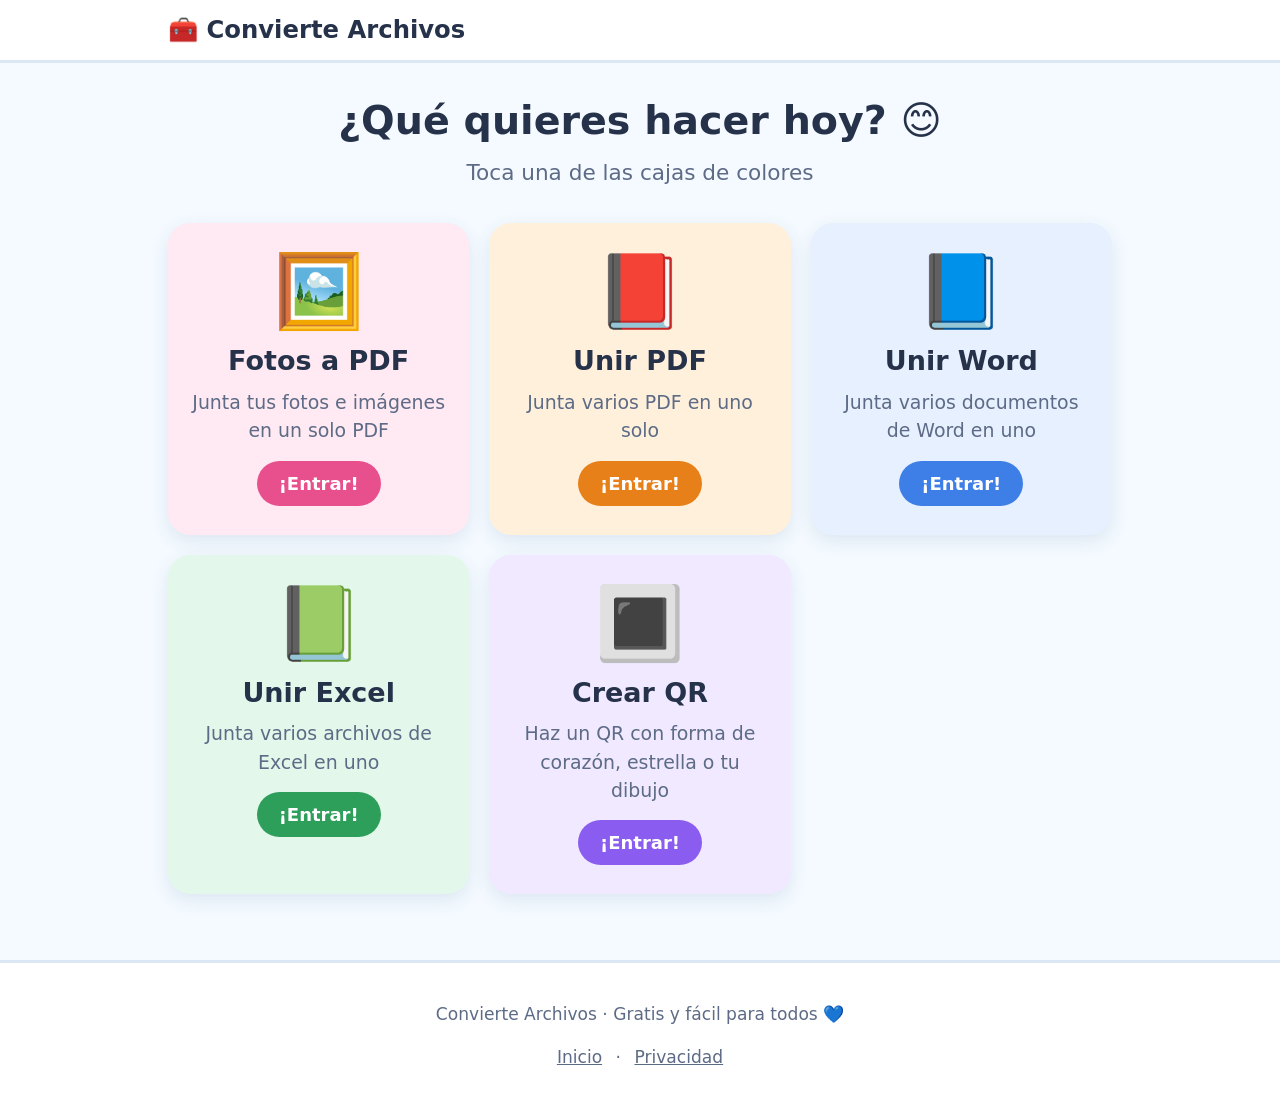
<file: static/index.html>
<!doctype html>
<html lang="es">
<head>
<meta charset="utf-8">
<meta name="viewport" content="width=device-width, initial-scale=1">
<title>Convierte Archivos – Unir PDF, Word, Excel, fotos a PDF y crear QR gratis</title>
<meta name="description" content="Herramientas gratis y muy fáciles: convierte fotos a PDF, une PDF, Word y Excel, y crea códigos QR con formas.">
<meta name="theme-color" content="#4f8cff">
<link rel="manifest" href="manifest.webmanifest">
<link rel="apple-touch-icon" href="icons/apple-touch-icon.png">
<meta name="mobile-web-app-capable" content="yes">
<meta name="apple-mobile-web-app-capable" content="yes">
<meta name="apple-mobile-web-app-title" content="Convierte">
<meta name="apple-mobile-web-app-status-bar-style" content="default">
<link rel="icon" href="data:image/svg+xml,%3Csvg xmlns='http://www.w3.org/2000/svg' viewBox='0 0 100 100'%3E%3Ctext y='.9em' font-size='90'%3E🧰%3C/text%3E%3C/svg%3E">
<link rel="stylesheet" href="css/style.css">
<meta name="google-adsense-account" content="ca-pub-6011165604946199">
<script async src="https://pagead2.googlesyndication.com/pagead/js/adsbygoogle.js?client=ca-pub-6011165604946199"
     crossorigin="anonymous"></script>
</head>
<body class="">
<header class="top"><div class="wrap">
  <a class="brand" href="index.html">🧰 Convierte Archivos</a>
  
</div></header>

<div class="ad-slot" data-slot="top"></div>
<main class="wrap">
  <section class="hero">
    <h1>¿Qué quieres hacer hoy? 😊</h1>
    <p>Toca una de las cajas de colores</p>
  </section>
  <nav class="menu" aria-label="Herramientas">
    <a class="menu-card c-imagenes" href="imagenes.html"><span class="emoji">🖼️</span><h2>Fotos a PDF</h2><p>Junta tus fotos e imágenes en un solo PDF</p><span class="go">¡Entrar!</span></a>
    <a class="menu-card c-pdf" href="pdf.html"><span class="emoji">📕</span><h2>Unir PDF</h2><p>Junta varios PDF en uno solo</p><span class="go">¡Entrar!</span></a>
    <a class="menu-card c-word" href="word.html"><span class="emoji">📘</span><h2>Unir Word</h2><p>Junta varios documentos de Word en uno</p><span class="go">¡Entrar!</span></a>
    <a class="menu-card c-excel" href="excel.html"><span class="emoji">📗</span><h2>Unir Excel</h2><p>Junta varios archivos de Excel en uno</p><span class="go">¡Entrar!</span></a>
    <a class="menu-card c-qr" href="qr.html"><span class="emoji">🔳</span><h2>Crear QR</h2><p>Haz un QR con forma de corazón, estrella o tu dibujo</p><span class="go">¡Entrar!</span></a>
  </nav>
  <section id="install-box" class="install" hidden>
    <button id="install-btn" type="button" class="btn big" hidden>📲 Instalar la app</button>
    <p id="install-ios" class="hint" hidden>📱 En iPhone o iPad: toca <b>Compartir</b> ⬆️ y luego <b>Agregar a inicio</b> para tener la app.</p>
  </section>
</main>
<div class="ad-slot spaced" data-slot="bottom"></div>

<footer class="foot"><div class="wrap">
  <p>Convierte Archivos · Gratis y fácil para todos 💙</p>
  <p><a href="index.html">Inicio</a> · <a href="privacidad.html">Privacidad</a></p>
</div></footer>
<script src="js/config.js"></script>
<script src="js/ads.js"></script>
<script src="js/pwa.js"></script>

</body>
</html>
</file>
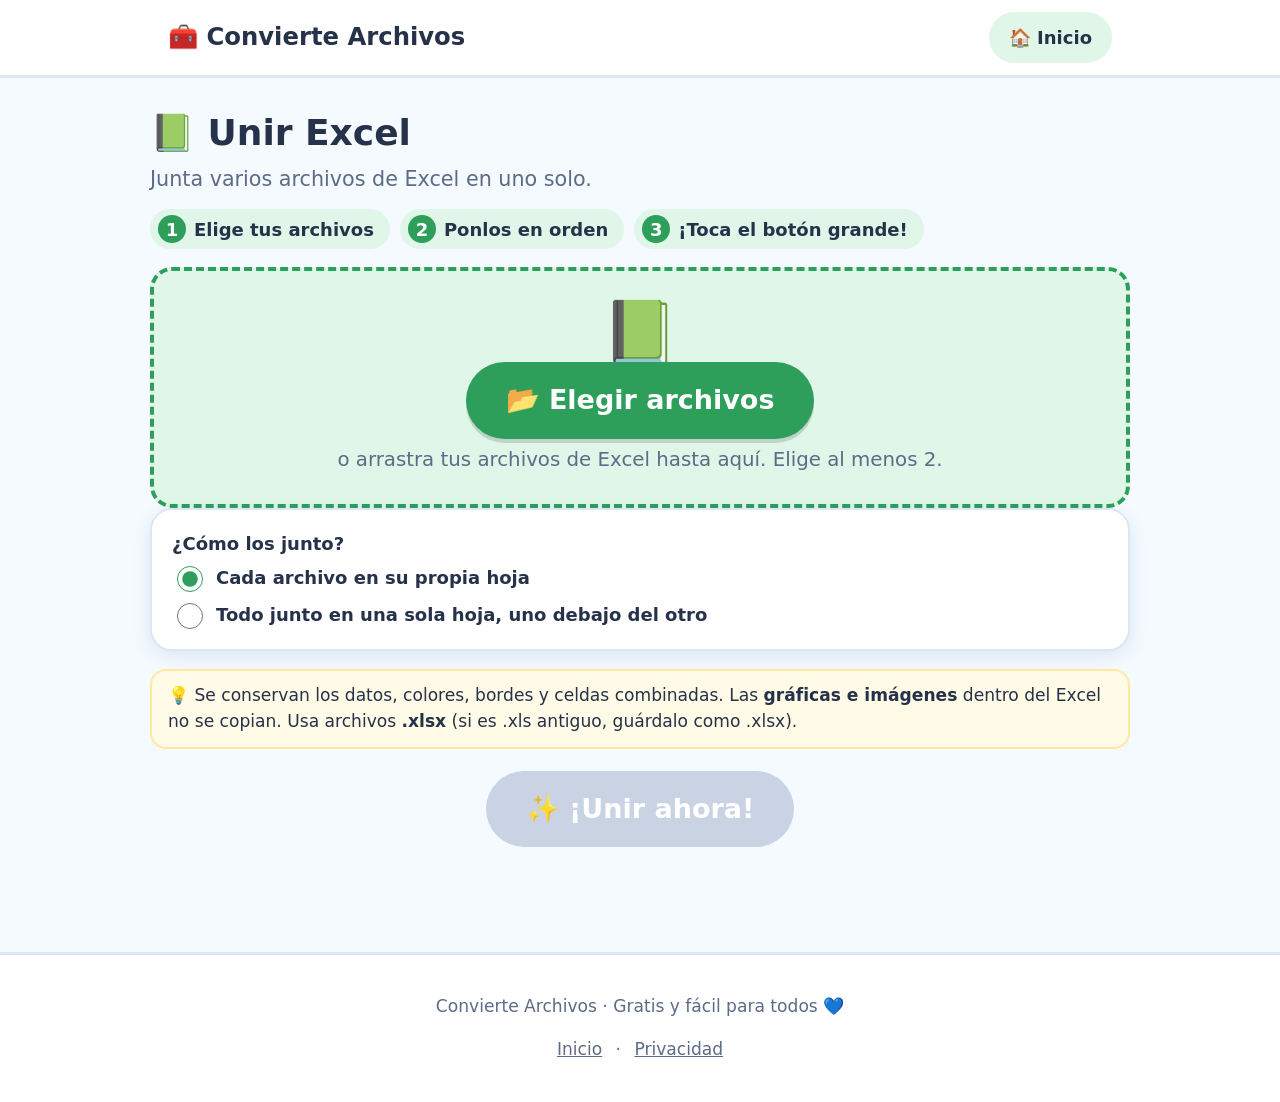
<file: static/excel.html>
<!doctype html>
<html lang="es">
<head>
<meta charset="utf-8">
<meta name="viewport" content="width=device-width, initial-scale=1">
<title>Unir Excel gratis – Convierte Archivos</title>
<meta name="description" content="Une varios archivos de Excel (.xlsx) en uno solo, conservando colores y formato, en el orden que quieras.">
<meta name="theme-color" content="#4f8cff">
<link rel="manifest" href="manifest.webmanifest">
<link rel="apple-touch-icon" href="icons/apple-touch-icon.png">
<meta name="mobile-web-app-capable" content="yes">
<meta name="apple-mobile-web-app-capable" content="yes">
<meta name="apple-mobile-web-app-title" content="Convierte">
<meta name="apple-mobile-web-app-status-bar-style" content="default">
<link rel="icon" href="data:image/svg+xml,%3Csvg xmlns='http://www.w3.org/2000/svg' viewBox='0 0 100 100'%3E%3Ctext y='.9em' font-size='90'%3E📗%3C/text%3E%3C/svg%3E">
<link rel="stylesheet" href="css/style.css">
<meta name="google-adsense-account" content="ca-pub-6011165604946199">
<script async src="https://pagead2.googlesyndication.com/pagead/js/adsbygoogle.js?client=ca-pub-6011165604946199"
     crossorigin="anonymous"></script>
</head>
<body class="theme-excel">
<header class="top"><div class="wrap">
  <a class="brand" href="index.html">🧰 Convierte Archivos</a>
  <a class="home-btn" href="index.html">🏠 Inicio</a>
</div></header>

<div class="ad-slot" data-slot="top"></div>
<main class="wrap tool">
  <h1>📗 Unir Excel</h1>
  <p class="lead">Junta varios archivos de Excel en uno solo.</p>
  <ol class="steps">
    <li><b>1</b> Elige tus archivos</li>
    <li><b>2</b> Ponlos en orden</li>
    <li><b>3</b> ¡Toca el botón grande!</li>
  </ol>

  <div id="drop" class="dropzone" role="button" tabindex="0" aria-label="Elegir archivos">
    <div class="big-emoji">📗</div>
    <button type="button" class="btn big" tabindex="-1">📂 Elegir archivos</button>
    <p>o arrastra tus archivos de Excel hasta aquí. Elige al menos 2.</p>
    <input id="file-input" type="file" multiple>
  </div>

  <section id="list-area" class="panel" hidden style="margin-top:18px">
    <div class="toolbar">
      <span id="count" class="count"></span>
      <button id="add-more" type="button" class="btn soft">➕ Agregar más</button>
      <button id="sort-az" type="button" class="btn soft">🔤 A → Z</button>
      <button id="sort-za" type="button" class="btn soft">🔤 Z → A</button>
      <button id="reverse" type="button" class="btn soft">🔃 Al revés</button>
      <button id="clear" type="button" class="btn soft">🗑️ Borrar todo</button>
    </div>
    <ul id="list" class="list"></ul>
    <p class="hint">Arrastra las tarjetas para cambiarlas de lugar, o usa las flechas ⬅️ ➡️. El <b>1</b> es lo primero que saldrá.</p>
  </section>

  <section class="panel"><div class="options">
      <fieldset>
        <legend>¿Cómo los junto?</legend>
        <label class="radio"><input type="radio" name="mode" value="hojas" checked> Cada archivo en su propia hoja</label>
        <label class="radio"><input type="radio" name="mode" value="una"> Todo junto en una sola hoja, uno debajo del otro</label>
      </fieldset></div></section>
  <div class="note">💡 Se conservan los datos, colores, bordes y celdas combinadas. Las <b>gráficas e imágenes</b> dentro del Excel no se copian. Usa archivos <b>.xlsx</b> (si es .xls antiguo, guárdalo como .xlsx).</div>

  <div class="go-row"><button id="go" type="button" class="btn big" disabled>✨ ¡Unir ahora!</button></div>
  <div id="status" class="status" role="status" aria-live="polite"></div>
</main>
<div class="ad-slot spaced" data-slot="bottom"></div>

<footer class="foot"><div class="wrap">
  <p>Convierte Archivos · Gratis y fácil para todos 💙</p>
  <p><a href="index.html">Inicio</a> · <a href="privacidad.html">Privacidad</a></p>
</div></footer>
<script src="js/config.js"></script>
<script src="js/ads.js"></script>
<script src="js/pwa.js"></script>
<script src="vendor/Sortable.min.js"></script>
<script src="js/merger.js"></script>
<script>
new FileMerger({
  accept: [".xlsx",".xlsm",".xls"], acceptLabel: "archivos de Excel (.xlsx)", endpoint: "/api/unir-excel", outName: "excel-unido.xlsx",
  icon: "📗", minFiles: 2, thumbs: false, rotate: false, showPages: false,
  extraFields: function () { return { mode: document.querySelector("input[name=mode]:checked").value }; }
});
</script>
</body>
</html>
</file>
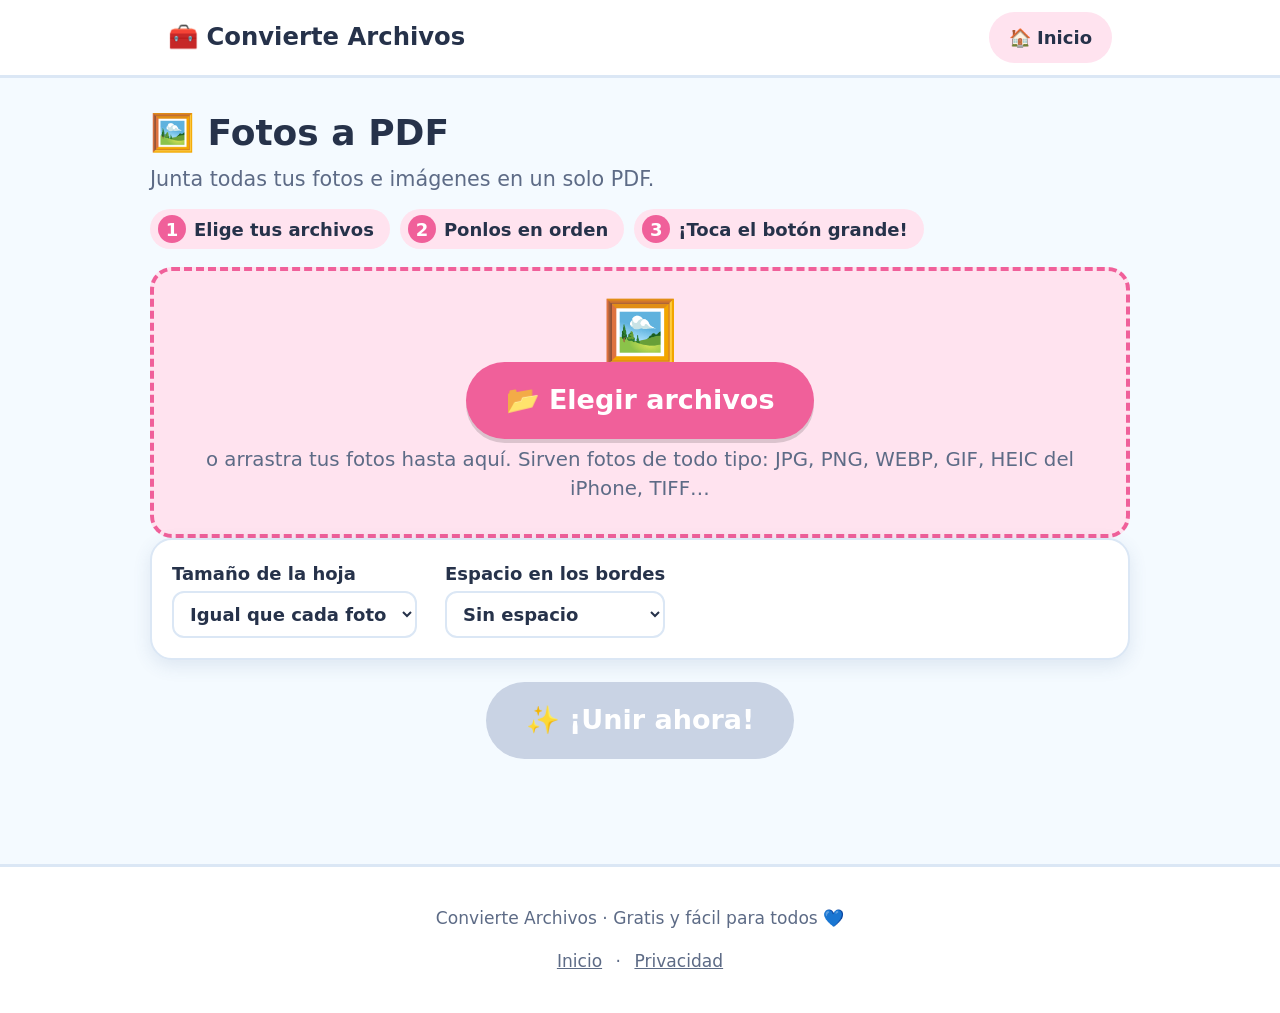
<file: static/imagenes.html>
<!doctype html>
<html lang="es">
<head>
<meta charset="utf-8">
<meta name="viewport" content="width=device-width, initial-scale=1">
<title>Fotos a PDF gratis – Convierte Archivos</title>
<meta name="description" content="Convierte fotos e imágenes (JPG, PNG, WEBP, GIF, HEIC, TIFF...) a un solo PDF, gratis. Ordénalas y gíralas fácilmente.">
<meta name="theme-color" content="#4f8cff">
<link rel="manifest" href="manifest.webmanifest">
<link rel="apple-touch-icon" href="icons/apple-touch-icon.png">
<meta name="mobile-web-app-capable" content="yes">
<meta name="apple-mobile-web-app-capable" content="yes">
<meta name="apple-mobile-web-app-title" content="Convierte">
<meta name="apple-mobile-web-app-status-bar-style" content="default">
<link rel="icon" href="data:image/svg+xml,%3Csvg xmlns='http://www.w3.org/2000/svg' viewBox='0 0 100 100'%3E%3Ctext y='.9em' font-size='90'%3E🖼️%3C/text%3E%3C/svg%3E">
<link rel="stylesheet" href="css/style.css">
<meta name="google-adsense-account" content="ca-pub-6011165604946199">
<script async src="https://pagead2.googlesyndication.com/pagead/js/adsbygoogle.js?client=ca-pub-6011165604946199"
     crossorigin="anonymous"></script>
</head>
<body class="theme-imagenes">
<header class="top"><div class="wrap">
  <a class="brand" href="index.html">🧰 Convierte Archivos</a>
  <a class="home-btn" href="index.html">🏠 Inicio</a>
</div></header>

<div class="ad-slot" data-slot="top"></div>
<main class="wrap tool">
  <h1>🖼️ Fotos a PDF</h1>
  <p class="lead">Junta todas tus fotos e imágenes en un solo PDF.</p>
  <ol class="steps">
    <li><b>1</b> Elige tus archivos</li>
    <li><b>2</b> Ponlos en orden</li>
    <li><b>3</b> ¡Toca el botón grande!</li>
  </ol>

  <div id="drop" class="dropzone" role="button" tabindex="0" aria-label="Elegir archivos">
    <div class="big-emoji">🖼️</div>
    <button type="button" class="btn big" tabindex="-1">📂 Elegir archivos</button>
    <p>o arrastra tus fotos hasta aquí. Sirven fotos de todo tipo: JPG, PNG, WEBP, GIF, HEIC del iPhone, TIFF…</p>
    <input id="file-input" type="file" multiple>
  </div>

  <section id="list-area" class="panel" hidden style="margin-top:18px">
    <div class="toolbar">
      <span id="count" class="count"></span>
      <button id="add-more" type="button" class="btn soft">➕ Agregar más</button>
      <button id="sort-az" type="button" class="btn soft">🔤 A → Z</button>
      <button id="sort-za" type="button" class="btn soft">🔤 Z → A</button>
      <button id="reverse" type="button" class="btn soft">🔃 Al revés</button>
      <button id="clear" type="button" class="btn soft">🗑️ Borrar todo</button>
    </div>
    <ul id="list" class="list"></ul>
    <p class="hint">Arrastra las fotos para cambiarlas de lugar, usa ⬅️ ➡️ para moverlas y 🔄 para girarlas. El <b>1</b> es lo primero que saldrá.</p>
  </section>

  <section class="panel"><div class="options">
      <label class="field">Tamaño de la hoja
        <select id="opt-page">
          <option value="auto">Igual que cada foto</option>
          <option value="a4">Hoja A4</option>
          <option value="carta">Hoja Carta</option>
        </select></label>
      <label class="field">Espacio en los bordes
        <select id="opt-margin">
          <option value="0">Sin espacio</option>
          <option value="1">Poquito</option>
          <option value="2">Mucho</option>
        </select></label></div></section>
  

  <div class="go-row"><button id="go" type="button" class="btn big" disabled>✨ ¡Unir ahora!</button></div>
  <div id="status" class="status" role="status" aria-live="polite"></div>
</main>
<div class="ad-slot spaced" data-slot="bottom"></div>

<footer class="foot"><div class="wrap">
  <p>Convierte Archivos · Gratis y fácil para todos 💙</p>
  <p><a href="index.html">Inicio</a> · <a href="privacidad.html">Privacidad</a></p>
</div></footer>
<script src="js/config.js"></script>
<script src="js/ads.js"></script>
<script src="js/pwa.js"></script>
<script src="vendor/Sortable.min.js"></script>
<script src="js/merger.js"></script>
<script>
new FileMerger({
  accept: [".jpg",".jpeg",".jfif",".png",".webp",".gif",".bmp",".tif",".tiff",".heic",".heif",".ico",".avif"], acceptLabel: "fotos e imágenes (JPG, PNG, WEBP, GIF, HEIC, TIFF, BMP…)", endpoint: "/api/imagenes-a-pdf", outName: "mis-imagenes.pdf",
  icon: "🖼️", minFiles: 1, thumbs: true, rotate: true, showPages: false,
  extraFields: function () { return { page: document.getElementById("opt-page").value, margin: document.getElementById("opt-margin").value }; }
});
</script>
</body>
</html>
</file>
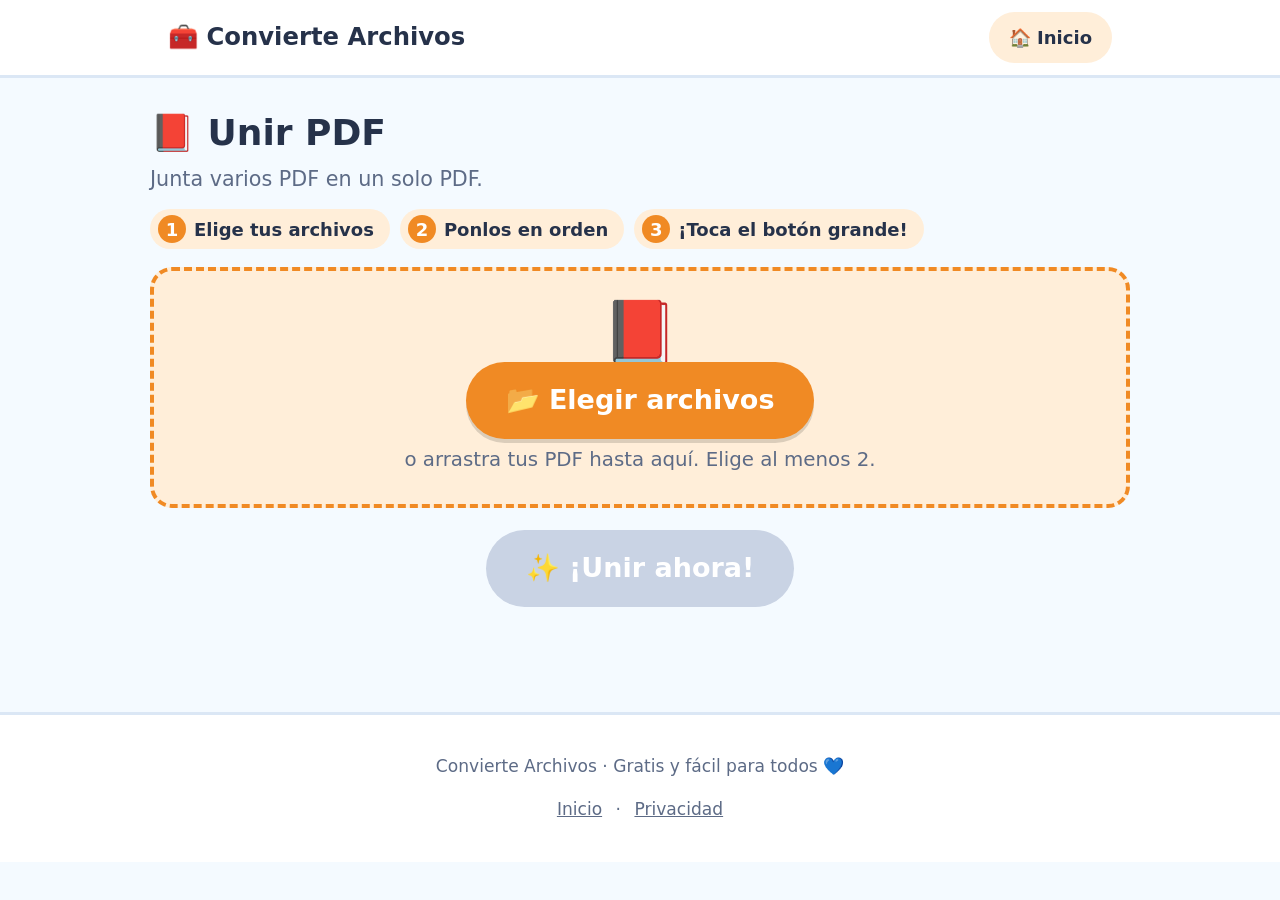
<file: static/pdf.html>
<!doctype html>
<html lang="es">
<head>
<meta charset="utf-8">
<meta name="viewport" content="width=device-width, initial-scale=1">
<title>Unir PDF gratis – Convierte Archivos</title>
<meta name="description" content="Une varios archivos PDF en uno solo, gratis y en el orden que tú quieras.">
<meta name="theme-color" content="#4f8cff">
<link rel="manifest" href="manifest.webmanifest">
<link rel="apple-touch-icon" href="icons/apple-touch-icon.png">
<meta name="mobile-web-app-capable" content="yes">
<meta name="apple-mobile-web-app-capable" content="yes">
<meta name="apple-mobile-web-app-title" content="Convierte">
<meta name="apple-mobile-web-app-status-bar-style" content="default">
<link rel="icon" href="data:image/svg+xml,%3Csvg xmlns='http://www.w3.org/2000/svg' viewBox='0 0 100 100'%3E%3Ctext y='.9em' font-size='90'%3E📕%3C/text%3E%3C/svg%3E">
<link rel="stylesheet" href="css/style.css">
<meta name="google-adsense-account" content="ca-pub-6011165604946199">
<script async src="https://pagead2.googlesyndication.com/pagead/js/adsbygoogle.js?client=ca-pub-6011165604946199"
     crossorigin="anonymous"></script>
</head>
<body class="theme-pdf">
<header class="top"><div class="wrap">
  <a class="brand" href="index.html">🧰 Convierte Archivos</a>
  <a class="home-btn" href="index.html">🏠 Inicio</a>
</div></header>

<div class="ad-slot" data-slot="top"></div>
<main class="wrap tool">
  <h1>📕 Unir PDF</h1>
  <p class="lead">Junta varios PDF en un solo PDF.</p>
  <ol class="steps">
    <li><b>1</b> Elige tus archivos</li>
    <li><b>2</b> Ponlos en orden</li>
    <li><b>3</b> ¡Toca el botón grande!</li>
  </ol>

  <div id="drop" class="dropzone" role="button" tabindex="0" aria-label="Elegir archivos">
    <div class="big-emoji">📕</div>
    <button type="button" class="btn big" tabindex="-1">📂 Elegir archivos</button>
    <p>o arrastra tus PDF hasta aquí. Elige al menos 2.</p>
    <input id="file-input" type="file" multiple>
  </div>

  <section id="list-area" class="panel" hidden style="margin-top:18px">
    <div class="toolbar">
      <span id="count" class="count"></span>
      <button id="add-more" type="button" class="btn soft">➕ Agregar más</button>
      <button id="sort-az" type="button" class="btn soft">🔤 A → Z</button>
      <button id="sort-za" type="button" class="btn soft">🔤 Z → A</button>
      <button id="reverse" type="button" class="btn soft">🔃 Al revés</button>
      <button id="clear" type="button" class="btn soft">🗑️ Borrar todo</button>
    </div>
    <ul id="list" class="list"></ul>
    <p class="hint">Arrastra las tarjetas para cambiarlas de lugar, o usa las flechas ⬅️ ➡️. El <b>1</b> es lo primero que saldrá.</p>
  </section>

  
  

  <div class="go-row"><button id="go" type="button" class="btn big" disabled>✨ ¡Unir ahora!</button></div>
  <div id="status" class="status" role="status" aria-live="polite"></div>
</main>
<div class="ad-slot spaced" data-slot="bottom"></div>

<footer class="foot"><div class="wrap">
  <p>Convierte Archivos · Gratis y fácil para todos 💙</p>
  <p><a href="index.html">Inicio</a> · <a href="privacidad.html">Privacidad</a></p>
</div></footer>
<script src="js/config.js"></script>
<script src="js/ads.js"></script>
<script src="js/pwa.js"></script>
<script src="vendor/Sortable.min.js"></script>
<script src="js/merger.js"></script>
<script>
new FileMerger({
  accept: [".pdf"], acceptLabel: "archivos PDF", endpoint: "/api/unir-pdf", outName: "pdfs-unidos.pdf",
  icon: "📕", minFiles: 2, thumbs: false, rotate: false, showPages: true,
  extraFields: function () {  }
});
</script>
</body>
</html>
</file>
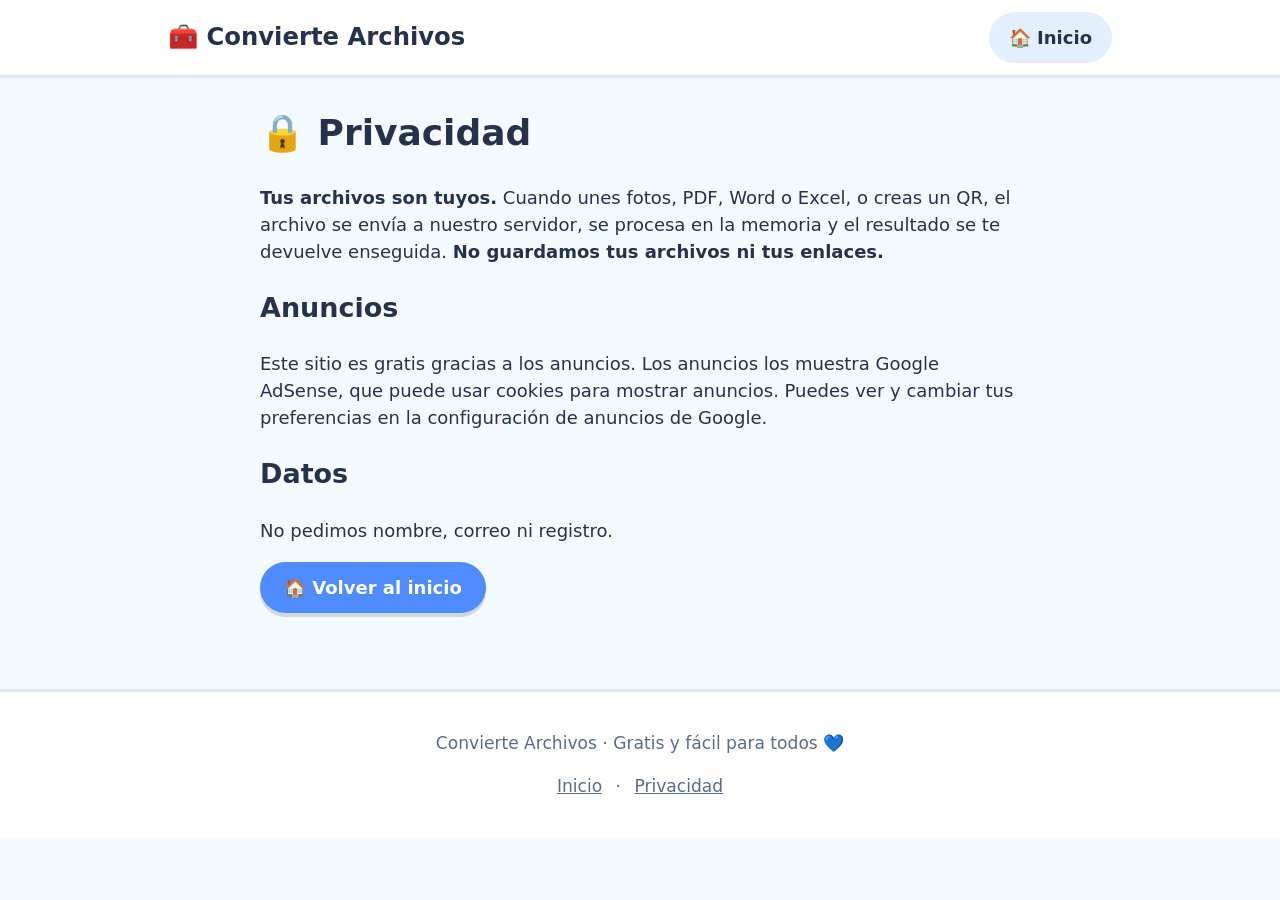
<file: static/privacidad.html>
<!doctype html>
<html lang="es">
<head>
<meta charset="utf-8">
<meta name="viewport" content="width=device-width, initial-scale=1">
<title>Privacidad – Convierte Archivos</title>
<meta name="description" content="Cómo cuidamos tus archivos y qué datos usa este sitio.">
<meta name="theme-color" content="#4f8cff">
<link rel="manifest" href="manifest.webmanifest">
<link rel="apple-touch-icon" href="icons/apple-touch-icon.png">
<meta name="mobile-web-app-capable" content="yes">
<meta name="apple-mobile-web-app-capable" content="yes">
<meta name="apple-mobile-web-app-title" content="Convierte">
<meta name="apple-mobile-web-app-status-bar-style" content="default">
<link rel="icon" href="data:image/svg+xml,%3Csvg xmlns='http://www.w3.org/2000/svg' viewBox='0 0 100 100'%3E%3Ctext y='.9em' font-size='90'%3E🔒%3C/text%3E%3C/svg%3E">
<link rel="stylesheet" href="css/style.css">
<meta name="google-adsense-account" content="ca-pub-6011165604946199">
<script async src="https://pagead2.googlesyndication.com/pagead/js/adsbygoogle.js?client=ca-pub-6011165604946199"
     crossorigin="anonymous"></script>
</head>
<body class="">
<header class="top"><div class="wrap">
  <a class="brand" href="index.html">🧰 Convierte Archivos</a>
  <a class="home-btn" href="index.html">🏠 Inicio</a>
</div></header>

<main class="wrap prose">
  <h1>🔒 Privacidad</h1>
  <p><b>Tus archivos son tuyos.</b> Cuando unes fotos, PDF, Word o Excel, o creas un QR, el archivo se envía a nuestro servidor, se procesa en la memoria y el resultado se te devuelve enseguida. <b>No guardamos tus archivos ni tus enlaces.</b></p>
  <h2>Anuncios</h2>
  <p>Este sitio es gratis gracias a los anuncios. Los anuncios los muestra Google AdSense, que puede usar cookies para mostrar anuncios. Puedes ver y cambiar tus preferencias en la configuración de anuncios de Google.</p>
  <h2>Datos</h2>
  <p>No pedimos nombre, correo ni registro.</p>
  <p><a class="btn" href="index.html" style="text-decoration:none;display:inline-block">🏠 Volver al inicio</a></p>
</main>

<footer class="foot"><div class="wrap">
  <p>Convierte Archivos · Gratis y fácil para todos 💙</p>
  <p><a href="index.html">Inicio</a> · <a href="privacidad.html">Privacidad</a></p>
</div></footer>
<script src="js/config.js"></script>
<script src="js/ads.js"></script>
<script src="js/pwa.js"></script>

</body>
</html>
</file>
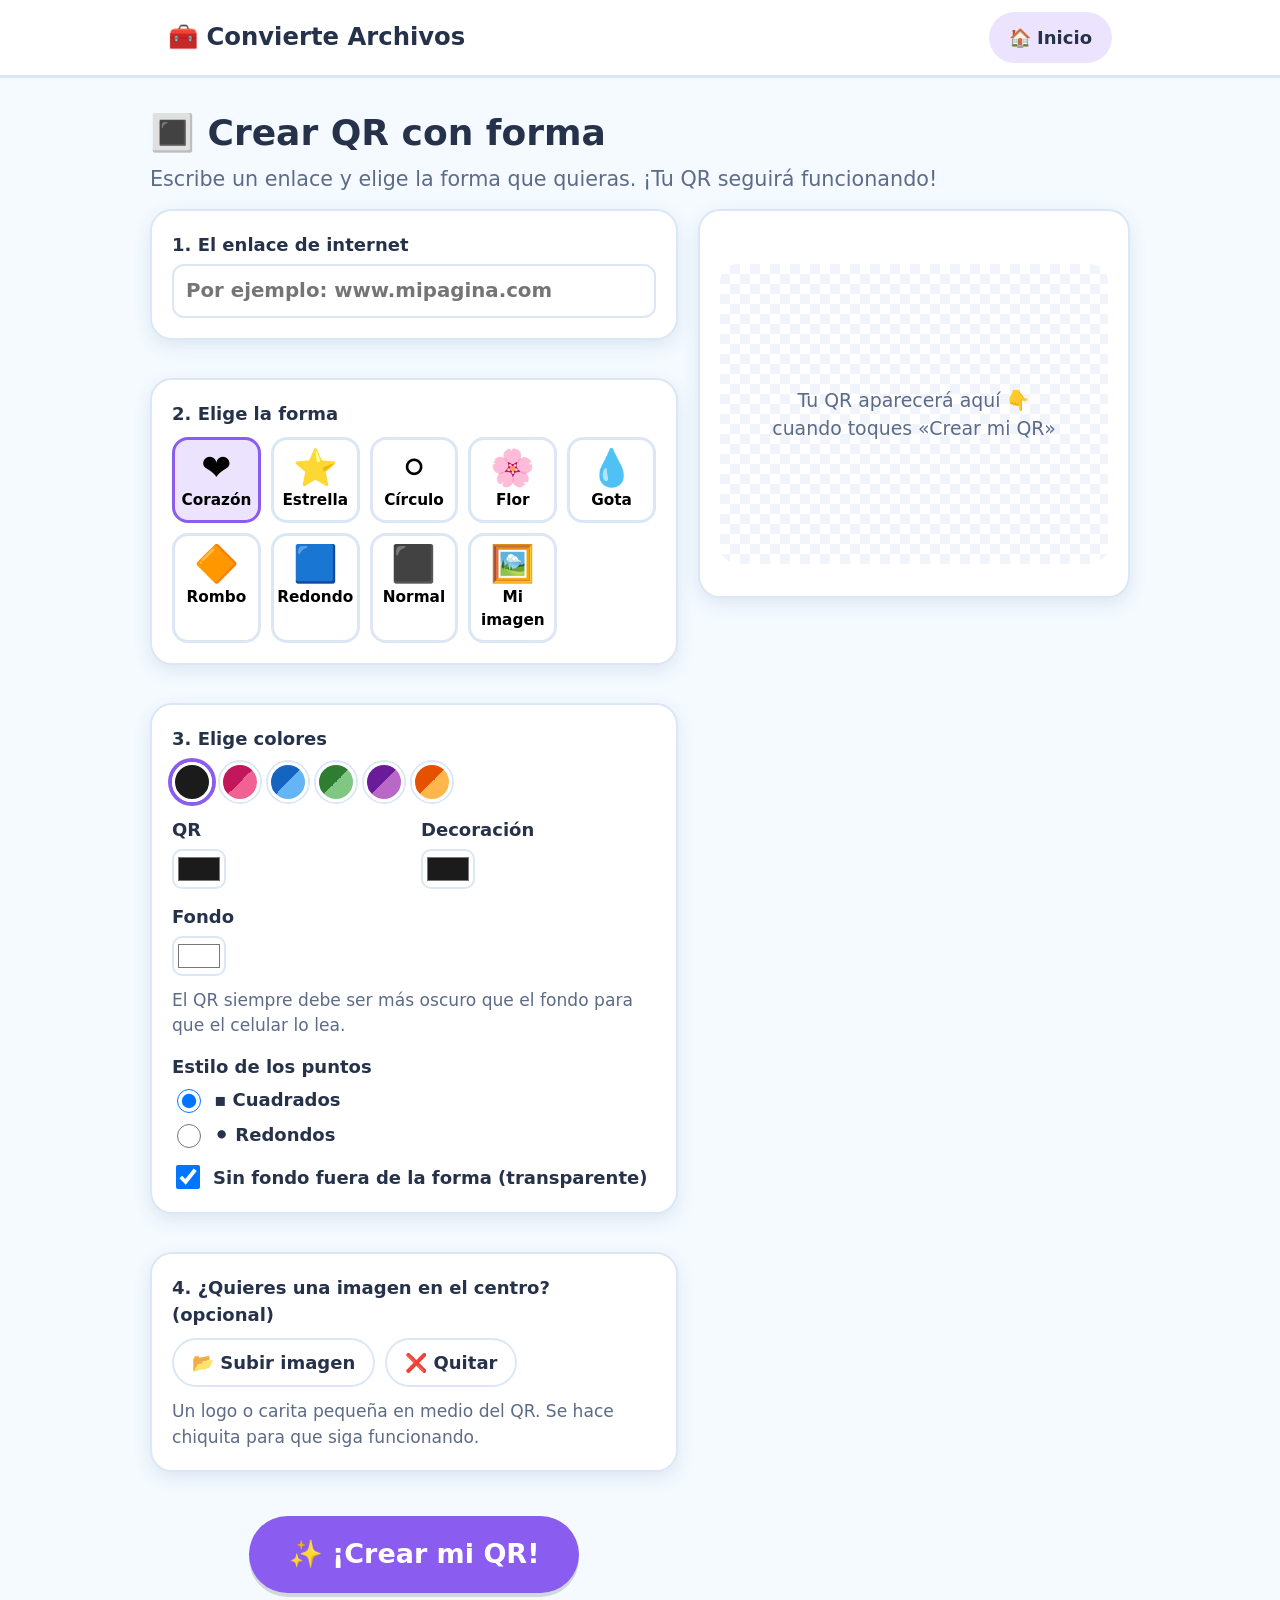
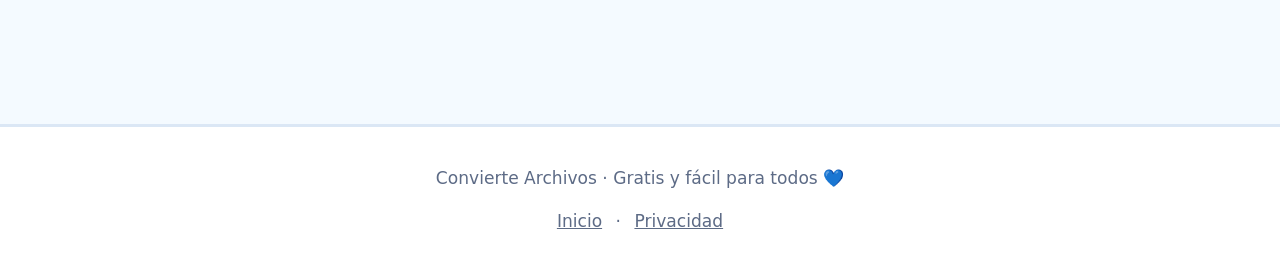
<file: static/qr.html>
<!doctype html>
<html lang="es">
<head>
<meta charset="utf-8">
<meta name="viewport" content="width=device-width, initial-scale=1">
<title>Crear QR con forma de corazón, estrella o tu imagen – Convierte Archivos</title>
<meta name="description" content="Crea códigos QR gratis con forma de corazón, estrella, flor o de tu propia imagen, con colores y logo. Siguen funcionando.">
<meta name="theme-color" content="#4f8cff">
<link rel="manifest" href="manifest.webmanifest">
<link rel="apple-touch-icon" href="icons/apple-touch-icon.png">
<meta name="mobile-web-app-capable" content="yes">
<meta name="apple-mobile-web-app-capable" content="yes">
<meta name="apple-mobile-web-app-title" content="Convierte">
<meta name="apple-mobile-web-app-status-bar-style" content="default">
<link rel="icon" href="data:image/svg+xml,%3Csvg xmlns='http://www.w3.org/2000/svg' viewBox='0 0 100 100'%3E%3Ctext y='.9em' font-size='90'%3E🔳%3C/text%3E%3C/svg%3E">
<link rel="stylesheet" href="css/style.css">
<meta name="google-adsense-account" content="ca-pub-6011165604946199">
<script async src="https://pagead2.googlesyndication.com/pagead/js/adsbygoogle.js?client=ca-pub-6011165604946199"
     crossorigin="anonymous"></script>
</head>
<body class="theme-qr">
<header class="top"><div class="wrap">
  <a class="brand" href="index.html">🧰 Convierte Archivos</a>
  <a class="home-btn" href="index.html">🏠 Inicio</a>
</div></header>

<div class="ad-slot" data-slot="top"></div>
<main class="wrap tool">
  <h1>🔳 Crear QR con forma</h1>
  <p class="lead">Escribe un enlace y elige la forma que quieras. ¡Tu QR seguirá funcionando!</p>
  <div class="qr-layout">
    <div class="qr-form">
      <section class="panel field-wide">
        <label for="url">1. El enlace de internet</label>
        <input id="url" type="url" inputmode="url" autocomplete="off" placeholder="Por ejemplo: www.mipagina.com">
      </section>

      <section class="panel">
        <div class="field-wide"><span>2. Elige la forma</span></div>
        <div class="shapes" style="margin-top:10px"><button type="button" class="shape-btn" data-shape="corazon" aria-pressed="false"><span class="e">❤️</span>Corazón</button>
<button type="button" class="shape-btn" data-shape="estrella" aria-pressed="false"><span class="e">⭐</span>Estrella</button>
<button type="button" class="shape-btn" data-shape="circulo" aria-pressed="false"><span class="e">⚪</span>Círculo</button>
<button type="button" class="shape-btn" data-shape="flor" aria-pressed="false"><span class="e">🌸</span>Flor</button>
<button type="button" class="shape-btn" data-shape="gota" aria-pressed="false"><span class="e">💧</span>Gota</button>
<button type="button" class="shape-btn" data-shape="rombo" aria-pressed="false"><span class="e">🔶</span>Rombo</button>
<button type="button" class="shape-btn" data-shape="redondeado" aria-pressed="false"><span class="e">🟦</span>Redondo</button>
<button type="button" class="shape-btn" data-shape="cuadrado" aria-pressed="false"><span class="e">⬛</span>Normal</button>
<button type="button" class="shape-btn" data-shape="imagen" aria-pressed="false"><span class="e">🖼️</span>Mi imagen</button></div>
        <div id="image-shape-box" hidden style="margin-top:14px">
          <div class="file-pick">
            <button id="pick-shape" type="button" class="btn soft">📂 Subir mi imagen</button>
            <span id="shape-name" class="picked"></span>
            <input id="shape-input" type="file" accept="image/*">
          </div>
          <p class="hint">Mejor si es un dibujo o silueta sobre fondo blanco o transparente (un corazón, un gatito, un logo…). El QR tomará esa forma.</p>
          <label class="check" style="display:flex;gap:10px;align-items:center;margin-top:8px;font-weight:700"><input id="image-colors" type="checkbox" style="width:24px;height:24px"> Pintar la decoración con los colores de mi imagen</label>
        </div>
      </section>

      <section class="panel">
        <div class="field-wide"><span>3. Elige colores</span></div>
        <div class="swatches" id="swatches" style="margin:10px 0 14px"></div>
        <div class="colors">
          <label class="field-wide">QR <input id="fg" type="color" value="#1b1b1b"></label>
          <label class="field-wide" id="deco-box">Decoración <input id="deco" type="color" value="#1b1b1b"></label>
          <label class="field-wide">Fondo <input id="bg" type="color" value="#ffffff"></label>
        </div>
        <p class="hint">El QR siempre debe ser más oscuro que el fondo para que el celular lo lea.</p>
        <fieldset style="margin-top:14px">
          <legend>Estilo de los puntos</legend>
          <label class="radio" style="display:flex;gap:10px;align-items:center;font-weight:700"><input type="radio" name="dots" value="cuadrados" checked style="width:24px;height:24px"> ▪️ Cuadrados</label>
          <label class="radio" style="display:flex;gap:10px;align-items:center;font-weight:700"><input type="radio" name="dots" value="redondos" style="width:24px;height:24px"> ⚫ Redondos</label>
        </fieldset>
        <label style="display:flex;gap:10px;align-items:center;margin-top:14px;font-weight:700"><input id="transparent" type="checkbox" checked style="width:24px;height:24px"> Sin fondo fuera de la forma (transparente)</label>
      </section>

      <section class="panel">
        <div class="field-wide"><span>4. ¿Quieres una imagen en el centro? (opcional)</span></div>
        <div class="file-pick" style="margin-top:10px">
          <button id="pick-logo" type="button" class="btn soft">📂 Subir imagen</button>
          <button id="clear-logo" type="button" class="btn soft">❌ Quitar</button>
          <span id="logo-name" class="picked"></span>
          <input id="logo-input" type="file" accept="image/*">
        </div>
        <p class="hint">Un logo o carita pequeña en medio del QR. Se hace chiquita para que siga funcionando.</p>
      </section>

      <div class="go-row" style="margin:6px 0"><button id="go" type="button" class="btn big">✨ ¡Crear mi QR!</button></div>
      <div id="status" class="status" role="status" aria-live="polite"></div>
    </div>

    <aside class="panel qr-result" aria-live="polite">
      <div id="badge" class="badge" hidden></div>
      <div id="stage" class="qr-stage"><div class="empty">Tu QR aparecerá aquí 👇<br>cuando toques «Crear mi QR»</div></div>
      <p id="qr-note" class="hint" style="margin:0 0 10px"></p>
      <a id="download" class="btn big" href="#" download="mi-qr.png" hidden>⬇️ Descargar mi QR</a>
    </aside>
  </div>
</main>
<div class="ad-slot spaced" data-slot="bottom"></div>

<footer class="foot"><div class="wrap">
  <p>Convierte Archivos · Gratis y fácil para todos 💙</p>
  <p><a href="index.html">Inicio</a> · <a href="privacidad.html">Privacidad</a></p>
</div></footer>
<script src="js/config.js"></script>
<script src="js/ads.js"></script>
<script src="js/pwa.js"></script>
<script src="js/qr.js"></script>
</body>
</html>
</file>
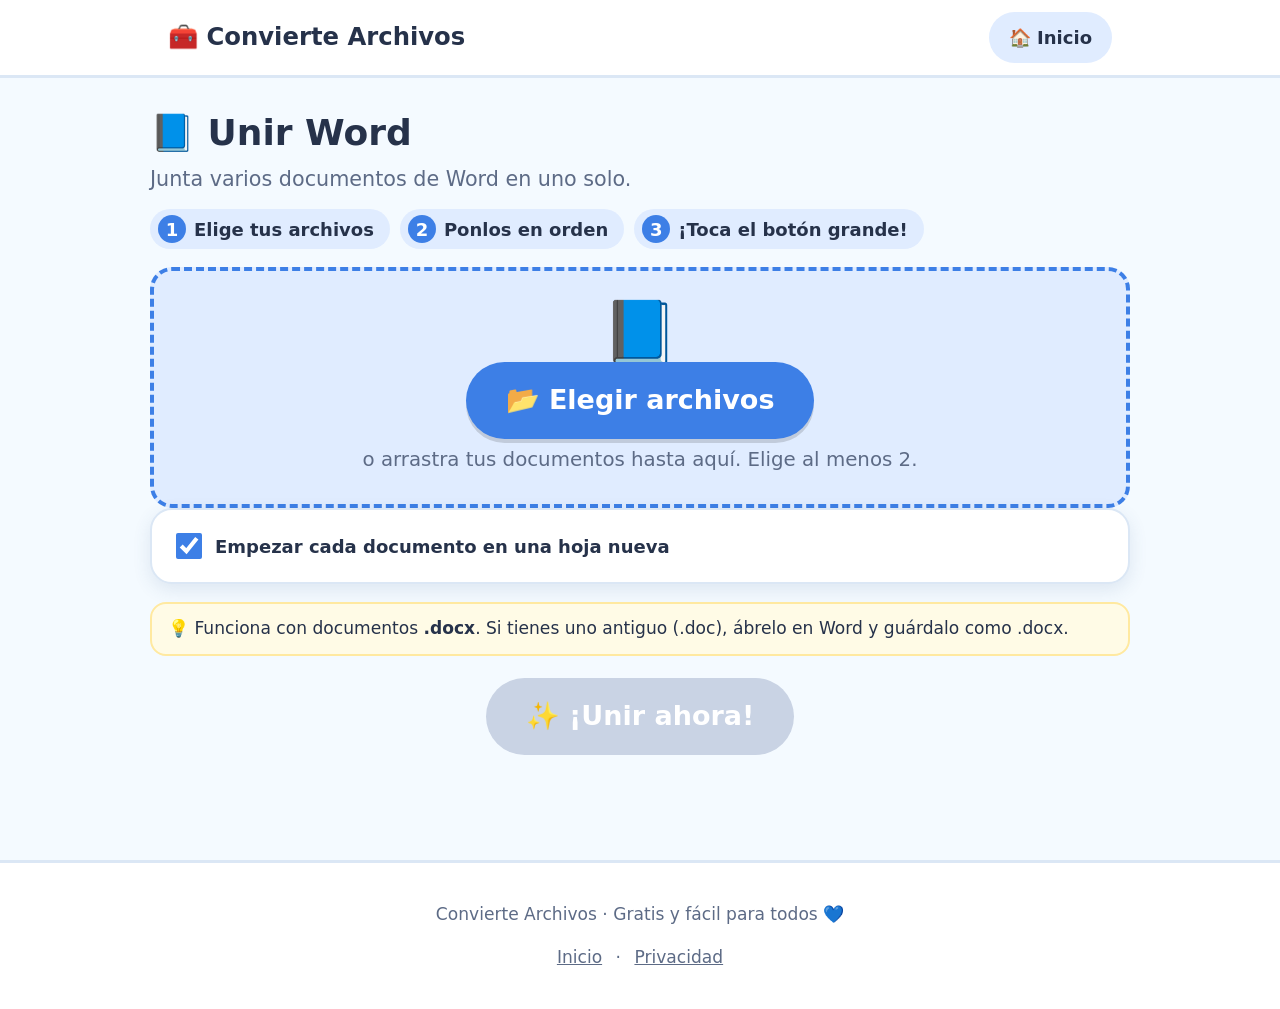
<file: static/word.html>
<!doctype html>
<html lang="es">
<head>
<meta charset="utf-8">
<meta name="viewport" content="width=device-width, initial-scale=1">
<title>Unir Word gratis – Convierte Archivos</title>
<meta name="description" content="Une varios documentos de Word (.docx) en un solo documento, gratis y en el orden que quieras.">
<meta name="theme-color" content="#4f8cff">
<link rel="manifest" href="manifest.webmanifest">
<link rel="apple-touch-icon" href="icons/apple-touch-icon.png">
<meta name="mobile-web-app-capable" content="yes">
<meta name="apple-mobile-web-app-capable" content="yes">
<meta name="apple-mobile-web-app-title" content="Convierte">
<meta name="apple-mobile-web-app-status-bar-style" content="default">
<link rel="icon" href="data:image/svg+xml,%3Csvg xmlns='http://www.w3.org/2000/svg' viewBox='0 0 100 100'%3E%3Ctext y='.9em' font-size='90'%3E📘%3C/text%3E%3C/svg%3E">
<link rel="stylesheet" href="css/style.css">
<meta name="google-adsense-account" content="ca-pub-6011165604946199">
<script async src="https://pagead2.googlesyndication.com/pagead/js/adsbygoogle.js?client=ca-pub-6011165604946199"
     crossorigin="anonymous"></script>
</head>
<body class="theme-word">
<header class="top"><div class="wrap">
  <a class="brand" href="index.html">🧰 Convierte Archivos</a>
  <a class="home-btn" href="index.html">🏠 Inicio</a>
</div></header>

<div class="ad-slot" data-slot="top"></div>
<main class="wrap tool">
  <h1>📘 Unir Word</h1>
  <p class="lead">Junta varios documentos de Word en uno solo.</p>
  <ol class="steps">
    <li><b>1</b> Elige tus archivos</li>
    <li><b>2</b> Ponlos en orden</li>
    <li><b>3</b> ¡Toca el botón grande!</li>
  </ol>

  <div id="drop" class="dropzone" role="button" tabindex="0" aria-label="Elegir archivos">
    <div class="big-emoji">📘</div>
    <button type="button" class="btn big" tabindex="-1">📂 Elegir archivos</button>
    <p>o arrastra tus documentos hasta aquí. Elige al menos 2.</p>
    <input id="file-input" type="file" multiple>
  </div>

  <section id="list-area" class="panel" hidden style="margin-top:18px">
    <div class="toolbar">
      <span id="count" class="count"></span>
      <button id="add-more" type="button" class="btn soft">➕ Agregar más</button>
      <button id="sort-az" type="button" class="btn soft">🔤 A → Z</button>
      <button id="sort-za" type="button" class="btn soft">🔤 Z → A</button>
      <button id="reverse" type="button" class="btn soft">🔃 Al revés</button>
      <button id="clear" type="button" class="btn soft">🗑️ Borrar todo</button>
    </div>
    <ul id="list" class="list"></ul>
    <p class="hint">Arrastra las tarjetas para cambiarlas de lugar, o usa las flechas ⬅️ ➡️. El <b>1</b> es lo primero que saldrá.</p>
  </section>

  <section class="panel"><div class="options">
      <label class="check"><input type="checkbox" id="opt-break" checked> Empezar cada documento en una hoja nueva</label></div></section>
  <div class="note">💡 Funciona con documentos <b>.docx</b>. Si tienes uno antiguo (.doc), ábrelo en Word y guárdalo como .docx.</div>

  <div class="go-row"><button id="go" type="button" class="btn big" disabled>✨ ¡Unir ahora!</button></div>
  <div id="status" class="status" role="status" aria-live="polite"></div>
</main>
<div class="ad-slot spaced" data-slot="bottom"></div>

<footer class="foot"><div class="wrap">
  <p>Convierte Archivos · Gratis y fácil para todos 💙</p>
  <p><a href="index.html">Inicio</a> · <a href="privacidad.html">Privacidad</a></p>
</div></footer>
<script src="js/config.js"></script>
<script src="js/ads.js"></script>
<script src="js/pwa.js"></script>
<script src="vendor/Sortable.min.js"></script>
<script src="js/merger.js"></script>
<script>
new FileMerger({
  accept: [".docx",".docm",".doc"], acceptLabel: "documentos de Word (.docx)", endpoint: "/api/unir-word", outName: "documentos-unidos.docx",
  icon: "📘", minFiles: 2, thumbs: false, rotate: false, showPages: false,
  extraFields: function () { return { page_break: document.getElementById("opt-break").checked ? "1" : "0" }; }
});
</script>
</body>
</html>
</file>
<file: static/css/style.css>
/* Convierte Archivos - colores claros y amigables, botones grandes */
:root {
  --bg: #f4faff;
  --ink: #26324a;
  --muted: #5d6b86;
  --card: #ffffff;
  --line: #dbe7f5;
  --accent: #4f8cff;
  --accent-ink: #ffffff;
  --accent-soft: #e3eeff;
  --ok: #2e9e5b;
  --ok-soft: #dff6e8;
  --bad: #d64545;
  --bad-soft: #ffe4e4;
  --radius: 22px;
  --shadow: 0 6px 18px rgba(60, 90, 140, .12);
}
body.theme-imagenes { --accent: #f0609a; --accent-soft: #ffe3ef; }
body.theme-pdf      { --accent: #f08a24; --accent-soft: #ffeed9; }
body.theme-word     { --accent: #3d7fe6; --accent-soft: #e0ecff; }
body.theme-excel    { --accent: #2e9e5b; --accent-soft: #dff6e8; }
body.theme-qr       { --accent: #8a5cf0; --accent-soft: #ece4ff; }

* { box-sizing: border-box; }
html { font-size: 18px; }
body {
  margin: 0; background: var(--bg); color: var(--ink);
  font-family: "Nunito", "Segoe UI", "Trebuchet MS", system-ui, -apple-system, sans-serif;
  line-height: 1.5;
}
a { color: inherit; }
.wrap { max-width: 980px; margin: 0 auto; padding: 0 18px; }

/* ---------- cabecera ---------- */
.top { background: #fff; border-bottom: 3px solid var(--line); }
.top .wrap { display: flex; align-items: center; justify-content: space-between; gap: 12px; padding-top: 12px; padding-bottom: 12px; }
.brand { font-weight: 800; font-size: 1.35rem; text-decoration: none; display: flex; align-items: center; gap: 8px; }
.home-btn {
  text-decoration: none; font-weight: 800; background: var(--accent-soft); color: var(--ink);
  padding: 10px 18px; border-radius: 999px; border: 2px solid transparent; white-space: nowrap;
}
.home-btn:hover, .home-btn:focus-visible { border-color: var(--accent); }

/* ---------- menú principal ---------- */
.hero { text-align: center; padding: 28px 0 8px; }
.hero h1 { font-size: 2.2rem; margin: 0 0 6px; }
.hero p { font-size: 1.2rem; color: var(--muted); margin: 0; }
.menu { display: grid; grid-template-columns: repeat(auto-fit, minmax(270px, 1fr)); gap: 20px; padding: 26px 0 36px; }
.menu-card {
  display: flex; flex-direction: column; align-items: center; text-align: center; gap: 6px;
  background: var(--tint); border: 3px solid transparent; border-radius: var(--radius);
  padding: 26px 18px; text-decoration: none; box-shadow: var(--shadow);
  transition: transform .15s ease, border-color .15s ease;
}
.menu-card:hover, .menu-card:focus-visible { transform: translateY(-4px) scale(1.02); border-color: var(--edge); outline: none; }
.menu-card .emoji { font-size: 4rem; line-height: 1.1; }
.menu-card h2 { margin: 4px 0 0; font-size: 1.5rem; }
.menu-card p { margin: 0; color: var(--muted); font-size: 1.05rem; }
.menu-card .go { margin-top: 10px; font-weight: 800; background: var(--edge); color: #fff; padding: 9px 22px; border-radius: 999px; }
.c-imagenes { --tint: #ffe9f2; --edge: #e8508d; }
.c-pdf      { --tint: #fff0dc; --edge: #e8801a; }
.c-word     { --tint: #e6f0ff; --edge: #3d7fe6; }
.c-excel    { --tint: #e3f8ea; --edge: #2e9e5b; }
.c-qr       { --tint: #f0e9ff; --edge: #8a5cf0; }

/* ---------- herramienta ---------- */
.tool { padding: 18px 0 30px; }
.tool h1 { font-size: 2rem; margin: 10px 0 4px; }
.lead { font-size: 1.15rem; color: var(--muted); margin: 0 0 14px; }
.steps { list-style: none; display: flex; flex-wrap: wrap; gap: 10px; padding: 0; margin: 0 0 18px; }
.steps li { background: var(--accent-soft); border-radius: 999px; padding: 6px 16px 6px 8px; font-weight: 700; display: flex; align-items: center; gap: 8px; }
.steps b { background: var(--accent); color: #fff; width: 28px; height: 28px; border-radius: 50%; display: grid; place-items: center; }

.panel { background: var(--card); border: 2px solid var(--line); border-radius: var(--radius); padding: 20px; box-shadow: var(--shadow); margin-bottom: 18px; }
.dropzone {
  border: 4px dashed var(--accent); background: var(--accent-soft); border-radius: var(--radius);
  text-align: center; padding: 30px 16px; cursor: pointer; transition: background .15s, transform .15s;
}
.dropzone.over { background: #fff; transform: scale(1.01); }
.dropzone .big-emoji { font-size: 3.4rem; line-height: 1; }
.dropzone p { margin: 6px 0 0; font-size: 1.1rem; color: var(--muted); }
.dropzone input { display: none; }

.btn {
  font: inherit; font-weight: 800; cursor: pointer; border: 0; border-radius: 999px;
  padding: 12px 24px; background: var(--accent); color: var(--accent-ink);
  box-shadow: 0 4px 0 rgba(0,0,0,.14); transition: transform .1s, box-shadow .1s, filter .15s;
}
.btn:hover:not(:disabled) { filter: brightness(1.06); }
.btn:active:not(:disabled) { transform: translateY(3px); box-shadow: 0 1px 0 rgba(0,0,0,.14); }
.btn:focus-visible, .mini:focus-visible, .home-btn:focus-visible, select:focus-visible, input:focus-visible { outline: 4px solid #ffd54a; outline-offset: 2px; }
.btn:disabled { background: #c9d3e4; color: #fff; box-shadow: none; cursor: not-allowed; }
.btn.soft { background: #fff; color: var(--ink); border: 2px solid var(--line); box-shadow: none; padding: 9px 18px; }
.btn.big { font-size: 1.5rem; padding: 18px 40px; }

.toolbar { display: flex; flex-wrap: wrap; align-items: center; gap: 10px; margin-bottom: 14px; }
.toolbar .count { font-weight: 800; margin-right: auto; font-size: 1.1rem; }

.list { list-style: none; margin: 0; padding: 0; display: grid; grid-template-columns: repeat(auto-fill, minmax(190px, 1fr)); gap: 16px; }
.item {
  position: relative; background: #fff; border: 3px solid var(--line); border-radius: 18px; padding: 10px;
  display: flex; flex-direction: column; align-items: center; gap: 6px; cursor: grab; user-select: none;
}
.item.sortable-ghost { opacity: .35; border-color: var(--accent); }
.item.sortable-chosen { cursor: grabbing; box-shadow: var(--shadow); }
.item .num {
  position: absolute; top: -10px; left: -10px; background: var(--accent); color: #fff; font-weight: 800;
  width: 34px; height: 34px; border-radius: 50%; display: grid; place-items: center; border: 3px solid #fff; z-index: 1;
}
.item .thumb { width: 100%; height: 130px; display: grid; place-items: center; background: var(--accent-soft); border-radius: 12px; overflow: hidden; }
.item .thumb img { max-width: 100%; max-height: 100%; object-fit: contain; transition: transform .2s; pointer-events: none; }
.item .thumb .icon { font-size: 3.6rem; }
.item .name { font-weight: 700; font-size: .9rem; word-break: break-word; text-align: center; max-height: 2.8em; overflow: hidden; }
.item .meta { color: var(--muted); font-size: .8rem; }
.item .acts { display: flex; gap: 6px; flex-wrap: wrap; justify-content: center; }
.mini { font: inherit; font-size: 1.15rem; border: 2px solid var(--line); background: #fff; border-radius: 12px; width: 42px; height: 42px; cursor: pointer; display: grid; place-items: center; }
.mini:hover:not(:disabled) { border-color: var(--accent); background: var(--accent-soft); }
.mini:disabled { opacity: .3; cursor: default; }
.mini.del:hover:not(:disabled) { border-color: var(--bad); background: var(--bad-soft); }
.hint { color: var(--muted); font-size: .95rem; margin: 12px 0 0; }

.options { display: flex; flex-wrap: wrap; gap: 18px 28px; align-items: flex-end; }
.options label.field { display: flex; flex-direction: column; gap: 4px; font-weight: 800; }
.options select, .options input[type=text], .options input[type=url], .field-wide input {
  font: inherit; padding: 10px 12px; border-radius: 12px; border: 2px solid var(--line); background: #fff; color: var(--ink); min-width: 190px;
}
.options .check, .radio { display: flex; align-items: center; gap: 10px; font-weight: 700; cursor: pointer; }
.options input[type=checkbox], .options input[type=radio] { width: 26px; height: 26px; accent-color: var(--accent); }
fieldset { border: 0; padding: 0; margin: 0; display: flex; flex-direction: column; gap: 8px; }
legend { font-weight: 800; padding: 0; margin-bottom: 6px; }

.go-row { text-align: center; margin: 22px 0 8px; }
.status { text-align: center; font-size: 1.15rem; font-weight: 700; margin-top: 12px; min-height: 1.6em; }
.status.error { background: var(--bad-soft); color: #8d1f1f; border-radius: 16px; padding: 14px; }
.status.ok { background: var(--ok-soft); color: #176a3a; border-radius: 16px; padding: 18px; }
.status .actions { margin-top: 12px; display: flex; gap: 10px; justify-content: center; flex-wrap: wrap; }
.spinner { display: inline-block; width: 26px; height: 26px; border: 5px solid var(--accent-soft); border-top-color: var(--accent); border-radius: 50%; animation: spin .8s linear infinite; vertical-align: middle; margin-right: 10px; }
@keyframes spin { to { transform: rotate(360deg); } }
.note { background: #fffbe6; border: 2px solid #ffe9a0; border-radius: 16px; padding: 12px 16px; font-size: .95rem; margin-top: 14px; }

/* ---------- QR ---------- */
.qr-layout { display: grid; grid-template-columns: 1.1fr .9fr; gap: 20px; align-items: start; }
.qr-form { display: flex; flex-direction: column; gap: 20px; }
.field-wide { display: flex; flex-direction: column; gap: 6px; font-weight: 800; }
.field-wide input[type=url], .field-wide input[type=text] { width: 100%; font-size: 1.1rem; }
.shapes { display: grid; grid-template-columns: repeat(auto-fill, minmax(86px, 1fr)); gap: 10px; }
.shape-btn { font: inherit; border: 3px solid var(--line); background: #fff; border-radius: 16px; padding: 8px 4px; cursor: pointer; display: flex; flex-direction: column; align-items: center; gap: 2px; font-weight: 700; font-size: .85rem; }
.shape-btn .e { font-size: 2rem; line-height: 1.1; }
.shape-btn[aria-pressed=true] { border-color: var(--accent); background: var(--accent-soft); }
.swatches { display: flex; flex-wrap: wrap; gap: 8px; align-items: center; }
.sw { width: 40px; height: 40px; border-radius: 50%; border: 3px solid #fff; box-shadow: 0 0 0 2px var(--line); cursor: pointer; padding: 0; }
.sw[aria-pressed=true] { box-shadow: 0 0 0 4px var(--accent); }
.colors { display: grid; grid-template-columns: repeat(auto-fit, minmax(160px, 1fr)); gap: 14px; }
.colors input[type=color] { width: 54px; min-width: 0; height: 40px; border: 2px solid var(--line); border-radius: 10px; padding: 2px; background: #fff; cursor: pointer; }
.file-pick { display: flex; align-items: center; gap: 10px; flex-wrap: wrap; }
.file-pick input[type=file] { display: none; }
.file-pick .picked { color: var(--muted); font-size: .9rem; }
.qr-result { position: sticky; top: 12px; text-align: center; }
.qr-stage {
  min-height: 300px; border-radius: 18px; display: grid; place-items: center; padding: 12px; margin-bottom: 12px;
  background: repeating-conic-gradient(#f1f5fb 0 25%, #fff 0 50%) 0 0 / 20px 20px;
}
.qr-stage img { max-width: 100%; max-height: 420px; }
.qr-stage .empty { color: var(--muted); font-size: 1.05rem; padding: 20px; }
.badge { display: inline-block; padding: 8px 16px; border-radius: 999px; font-weight: 800; margin-bottom: 10px; }
.badge.ok { background: var(--ok-soft); color: #176a3a; }
.badge.warn { background: #fff0d1; color: #8a5a00; }

/* ---------- anuncios ---------- */
.ad-slot { margin: 18px auto; max-width: 970px; text-align: center; min-height: 0; }
.ad-slot.demo { min-height: 90px; border: 2px dashed #b9c7dd; border-radius: 14px; color: #8d9ab3; display: grid; place-items: center; background: #fff; }
.ad-slot.spaced { margin: 40px auto; } /* separa los anuncios de los botones para evitar clics accidentales */

/* ---------- pie ---------- */
.foot { border-top: 3px solid var(--line); background: #fff; margin-top: 30px; padding: 22px 0; color: var(--muted); text-align: center; font-size: .95rem; }
.foot a { margin: 0 8px; }
.prose { max-width: 760px; padding: 28px 0; }
.prose h1 { margin-top: 0; }

@media (max-width: 760px) {
  html { font-size: 17px; }
  .qr-layout { grid-template-columns: 1fr; }
  .qr-result { position: static; }
  .list { grid-template-columns: repeat(auto-fill, minmax(150px, 1fr)); gap: 14px; }
  .hero h1 { font-size: 1.8rem; }
}
@media (prefers-reduced-motion: reduce) { * { transition: none !important; animation-duration: 2s !important; } }

/* Botón "Instalar la app" del menú principal */
.install { text-align: center; padding: 0 0 34px; }
.install .hint { font-size: 1.05rem; max-width: 520px; margin: 0 auto; }
</file>
